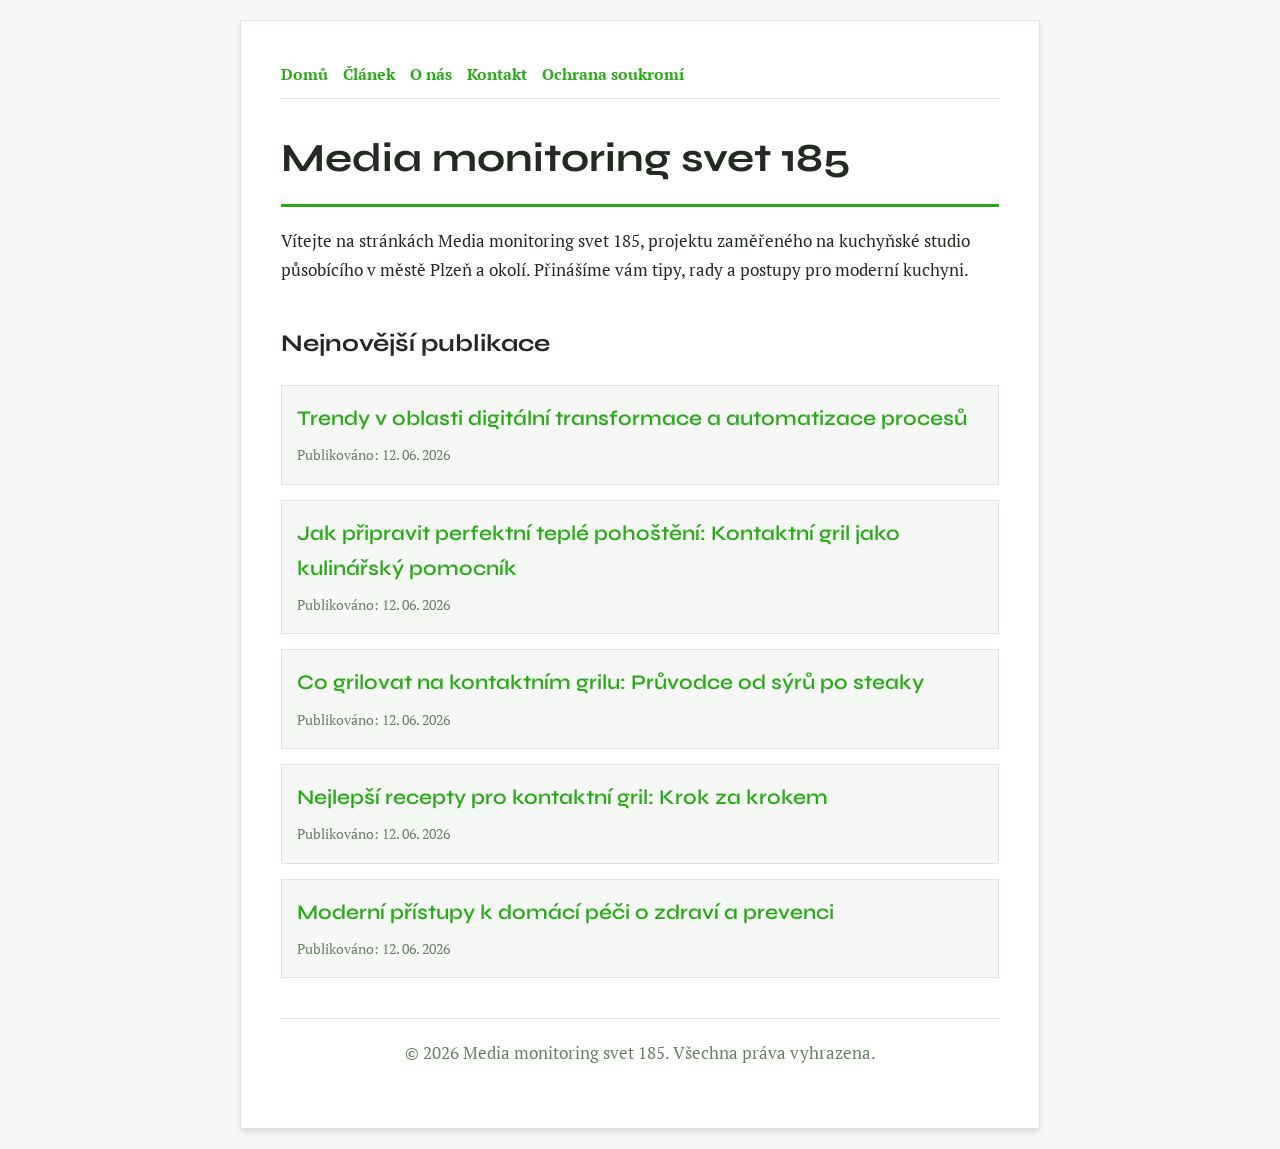
<file: index.html>
<!DOCTYPE html>
<html lang="cs">
<head>
    <meta charset="UTF-8">
    <meta name="viewport" content="width=device-width, initial-scale=1.0">
    <title>Media monitoring svet 185 | Kuchyňské studio - Plzeň</title>
    <meta name="description" content="Vítejte na stránkách Media monitoring svet 185, projektu zaměřeného na kuchyňské studio působícího v městě Plzeň a okolí. Přinášíme vám tipy, rady a postupy pro moderní kuchyni.">
    <meta name="geo.region" content="CZ" />
    <meta name="geo.placename" content="Plzeň" />
    <meta name="geo.position" content="49.7384;13.3736" />
    <meta name="ICBM" content="49.7384, 13.3736" />
    <link rel="stylesheet" href="style.css">
    <script type="application/ld+json">
{
  "@context": "https://schema.org",
  "@type": "LocalBusiness",
  "name": "Media monitoring svet 185",
  "url": "https://media-monitoring-svet-185.github.io",
  "telephone": "+420 377 555 321",
  "address": {
    "@type": "PostalAddress",
    "addressLocality": "Plzeň",
    "addressRegion": "Plzeňský",
    "postalCode": "301 00",
    "addressCountry": "CZ"
  },
  "geo": {
    "@type": "GeoCoordinates",
    "latitude": 49.7384,
    "longitude": 13.3736
  }
}
</script>
</head>
<body>
    
        <div class="container" style="max-width: 800px;">
            <nav style="display: flex; gap: 15px; margin-bottom: 25px; border-bottom: 1px solid var(--border-color); padding-bottom: 10px; overflow-x: auto; flex-wrap: wrap;">
            <a href="index.html">Domů</a>
            <a href="trendy-v-oblasti-digitalni-transformace-a-automatizace-procesu.html">Článek</a>
            <a href="about.html">O nás</a>
            <a href="contact.html">Kontakt</a>
            <a href="privacy.html">Ochrana soukromí</a>
        </nav>
            <h1>Media monitoring svet 185</h1>
            <p>Vítejte na stránkách Media monitoring svet 185, projektu zaměřeného na kuchyňské studio působícího v městě Plzeň a okolí. Přinášíme vám tipy, rady a postupy pro moderní kuchyni.</p>
            <h2 style="margin-top: 40px;">Nejnovější publikace</h2>
            <ul style="list-style-type: none; padding-left: 0;">
                <li style="background: var(--bg-color); padding: 15px; border-radius: var(--border-radius); border: 1px solid var(--border-color); margin-bottom: 15px;">
                <h3 style="margin-bottom: 5px; font-size: 1.3rem;"><a href="trendy-v-oblasti-digitalni-transformace-a-automatizace-procesu.html">Trendy v oblasti digitální transformace a automatizace procesů</a></h3>
                <span style="font-size:0.85rem; color: var(--muted-text)">Publikováno: 12. 06. 2026</span>
            </li>
<li style="background: var(--bg-color); padding: 15px; border-radius: var(--border-radius); border: 1px solid var(--border-color); margin-bottom: 15px;">
                <h3 style="margin-bottom: 5px; font-size: 1.3rem;"><a href="jak-pripravit-perfektni-teple-pohosteni-kontaktni-gril-jako-kulinarsky-pomocnik.html">Jak připravit perfektní teplé pohoštění: Kontaktní gril jako kulinářský pomocník</a></h3>
                <span style="font-size:0.85rem; color: var(--muted-text)">Publikováno: 12. 06. 2026</span>
            </li>
<li style="background: var(--bg-color); padding: 15px; border-radius: var(--border-radius); border: 1px solid var(--border-color); margin-bottom: 15px;">
                <h3 style="margin-bottom: 5px; font-size: 1.3rem;"><a href="co-grilovat-na-kontaktnim-grilu-pruvodce-od-syru-po-steaky.html">Co grilovat na kontaktním grilu: Průvodce od sýrů po steaky</a></h3>
                <span style="font-size:0.85rem; color: var(--muted-text)">Publikováno: 12. 06. 2026</span>
            </li>
<li style="background: var(--bg-color); padding: 15px; border-radius: var(--border-radius); border: 1px solid var(--border-color); margin-bottom: 15px;">
                <h3 style="margin-bottom: 5px; font-size: 1.3rem;"><a href="nejlepsi-recepty-pro-kontaktni-gril-krok-za-krokem.html">Nejlepší recepty pro kontaktní gril: Krok za krokem</a></h3>
                <span style="font-size:0.85rem; color: var(--muted-text)">Publikováno: 12. 06. 2026</span>
            </li>
<li style="background: var(--bg-color); padding: 15px; border-radius: var(--border-radius); border: 1px solid var(--border-color); margin-bottom: 15px;">
                <h3 style="margin-bottom: 5px; font-size: 1.3rem;"><a href="moderni-pristupy-k-domaci-peci-o-zdravi-a-prevenci.html">Moderní přístupy k domácí péči o zdraví a prevenci</a></h3>
                <span style="font-size:0.85rem; color: var(--muted-text)">Publikováno: 12. 06. 2026</span>
            </li>

            </ul>
            <footer>
                <p>&copy; 2026 Media monitoring svet 185. Všechna práva vyhrazena.</p>
            </footer>
        </div>
        
</body>
</html>
</file>
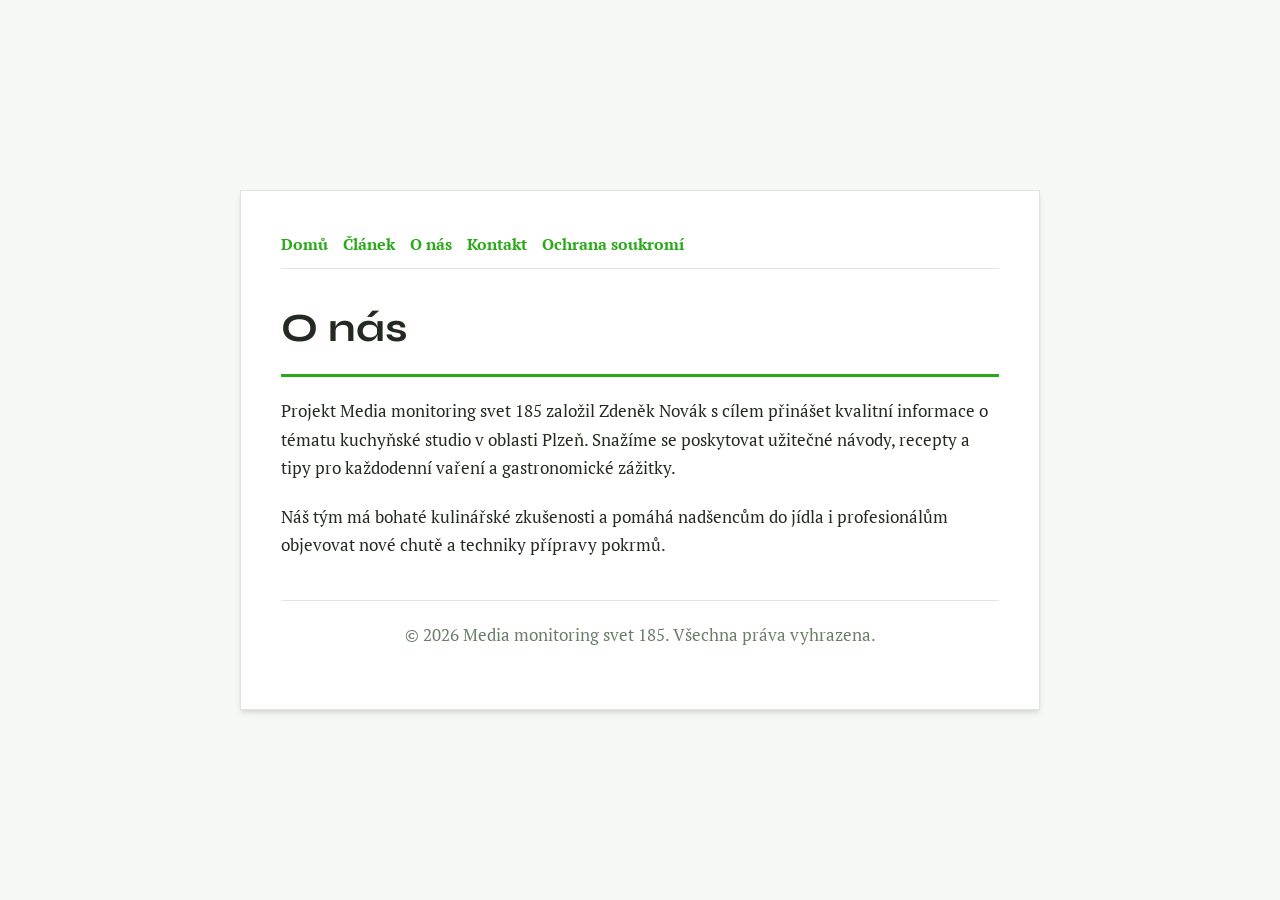
<file: about.html>
<!DOCTYPE html>
<html lang="cs">
<head>
    <meta charset="UTF-8">
    <meta name="viewport" content="width=device-width, initial-scale=1.0">
    <title>O nás | Media monitoring svet 185</title>
    <meta name="description" content="Projekt Media monitoring svet 185 založil Zdeněk Novák s cílem přinášet kvalitní informace o tématu kuchyňské studio v oblasti Plzeň. Snažíme se poskytovat užitečné návody, recepty a tipy pro každodenní vaření a gastronomické zážitky.">
    <meta name="geo.region" content="CZ" />
    <meta name="geo.placename" content="Plzeň" />
    <meta name="geo.position" content="49.7384;13.3736" />
    <meta name="ICBM" content="49.7384, 13.3736" />
    <link rel="stylesheet" href="style.css">
</head>
<body>
    
        <div class="container" style="max-width: 800px;">
            <nav style="display: flex; gap: 15px; margin-bottom: 25px; border-bottom: 1px solid var(--border-color); padding-bottom: 10px; overflow-x: auto; flex-wrap: wrap;">
            <a href="index.html">Domů</a>
            <a href="trendy-v-oblasti-digitalni-transformace-a-automatizace-procesu.html">Článek</a>
            <a href="about.html">O nás</a>
            <a href="contact.html">Kontakt</a>
            <a href="privacy.html">Ochrana soukromí</a>
        </nav>
            <h1>O nás</h1>
            <p>Projekt Media monitoring svet 185 založil Zdeněk Novák s cílem přinášet kvalitní informace o tématu kuchyňské studio v oblasti Plzeň. Snažíme se poskytovat užitečné návody, recepty a tipy pro každodenní vaření a gastronomické zážitky.</p>
            <p>Náš tým má bohaté kulinářské zkušenosti a pomáhá nadšencům do jídla i profesionálům objevovat nové chutě a techniky přípravy pokrmů.</p>
            <footer>
                <p>&copy; 2026 Media monitoring svet 185. Všechna práva vyhrazena.</p>
            </footer>
        </div>
        
</body>
</html>
</file>
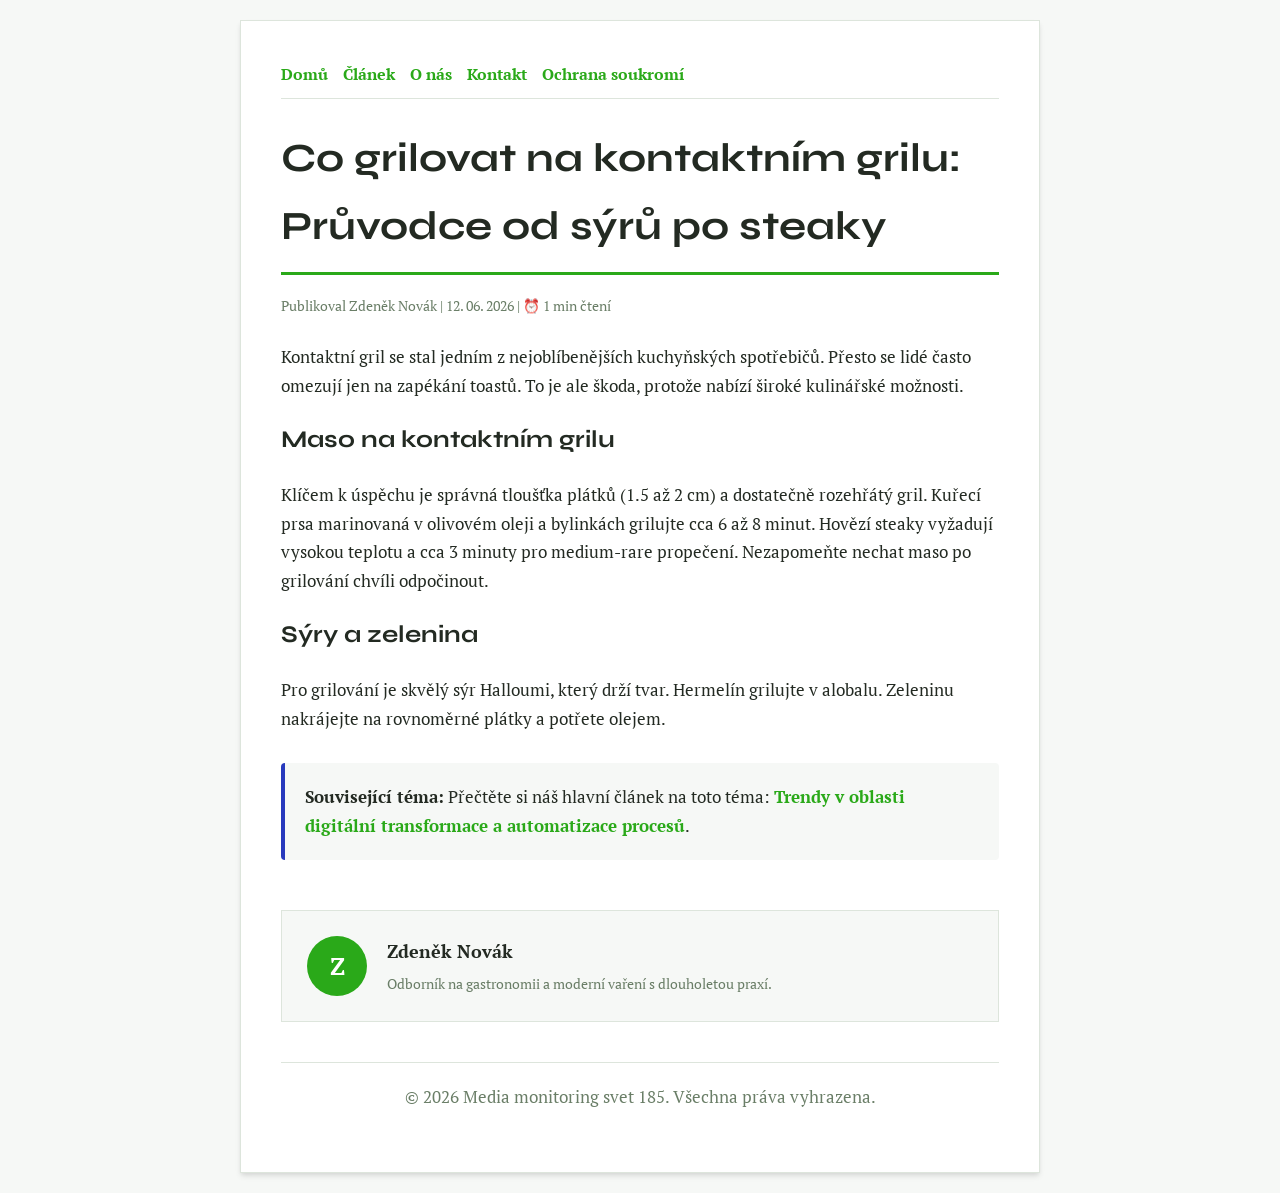
<file: co-grilovat-na-kontaktnim-grilu-pruvodce-od-syru-po-steaky.html>
<!DOCTYPE html>
<html lang="cs">
<head>
    <meta charset="UTF-8">
    <meta name="viewport" content="width=device-width, initial-scale=1.0">
    <title>Co grilovat na kontaktním grilu: Průvodce od sýrů po steaky - Media monitoring svet 185</title>
    <meta name="description" content="Co grilovat na kontaktním grilu: Průvodce od sýrů po steaky">
    <meta name="geo.region" content="CZ" />
    <meta name="geo.placename" content="Plzeň" />
    <meta name="geo.position" content="49.7384;13.3736" />
    <meta name="ICBM" content="49.7384, 13.3736" />
    <link rel="stylesheet" href="style.css">
</head>
<body>
    
            <div class="container" style="max-width: 800px;">
                <nav style="display: flex; gap: 15px; margin-bottom: 25px; border-bottom: 1px solid var(--border-color); padding-bottom: 10px; overflow-x: auto; flex-wrap: wrap;">
            <a href="index.html">Domů</a>
            <a href="trendy-v-oblasti-digitalni-transformace-a-automatizace-procesu.html">Článek</a>
            <a href="about.html">O nás</a>
            <a href="contact.html">Kontakt</a>
            <a href="privacy.html">Ochrana soukromí</a>
        </nav>
                <h1>Co grilovat na kontaktním grilu: Průvodce od sýrů po steaky</h1>
                <div style="font-size:0.85rem; color: var(--muted-text); margin-bottom: 25px;">
                    Publikoval Zdeněk Novák | 12. 06. 2026 | ⏰ 1 min čtení
                </div>
                <article style="margin-top: 20px;">
                    <p>Kontaktní gril se stal jedním z nejoblíbenějších kuchyňských spotřebičů. Přesto se lidé často omezují jen na zapékání toastů. To je ale škoda, protože nabízí široké kulinářské možnosti.</p>
<h2>Maso na kontaktním grilu</h2>
<p>Klíčem k úspěchu je správná tloušťka plátků (1.5 až 2 cm) a dostatečně rozehřátý gril. Kuřecí prsa marinovaná v olivovém oleji a bylinkách grilujte cca 6 až 8 minut. Hovězí steaky vyžadují vysokou teplotu a cca 3 minuty pro medium-rare propečení. Nezapomeňte nechat maso po grilování chvíli odpočinout.</p>
<h2>Sýry a zelenina</h2>
<p>Pro grilování je skvělý sýr Halloumi, který drží tvar. Hermelín grilujte v alobalu. Zeleninu nakrájejte na rovnoměrné plátky a potřete olejem.</p>
                    <div class="link-resource" style="margin-top: 30px; padding: 20px; border-left: 4px solid var(--accent-color); background: var(--bg-color); border-radius: 4px;"><p style="margin: 0;"><strong>Související téma:</strong> Přečtěte si náš hlavní článek na toto téma: <a href="trendy-v-oblasti-digitalni-transformace-a-automatizace-procesu.html">Trendy v oblasti digitální transformace a automatizace procesů</a>.</p></div>
                </article>
                
            <div class="author-box" style="margin-top: 50px; padding: 25px; background: var(--bg-color); border: 1px solid var(--border-color); border-radius: var(--border-radius); display: flex; gap: 20px; align-items: center;">
                <div style="width: 60px; height: 60px; border-radius: 50%; background: var(--primary-color); display: flex; align-items: center; justify-content: center; color: white; font-weight: bold; font-size: 1.5rem;">Z</div>
                <div>
                    <h4 style="margin-bottom: 5px; font-weight: bold; font-size: 1.1rem;">Zdeněk Novák</h4>
                    <p style="margin: 0; font-size: 0.9rem; color: var(--muted-text);">Odborník na gastronomii a moderní vaření s dlouholetou praxí.</p>
                </div>
            </div>
            
                <footer>
                    <p>&copy; 2026 Media monitoring svet 185. Všechna práva vyhrazena.</p>
                </footer>
            </div>
            
</body>
</html>
</file>
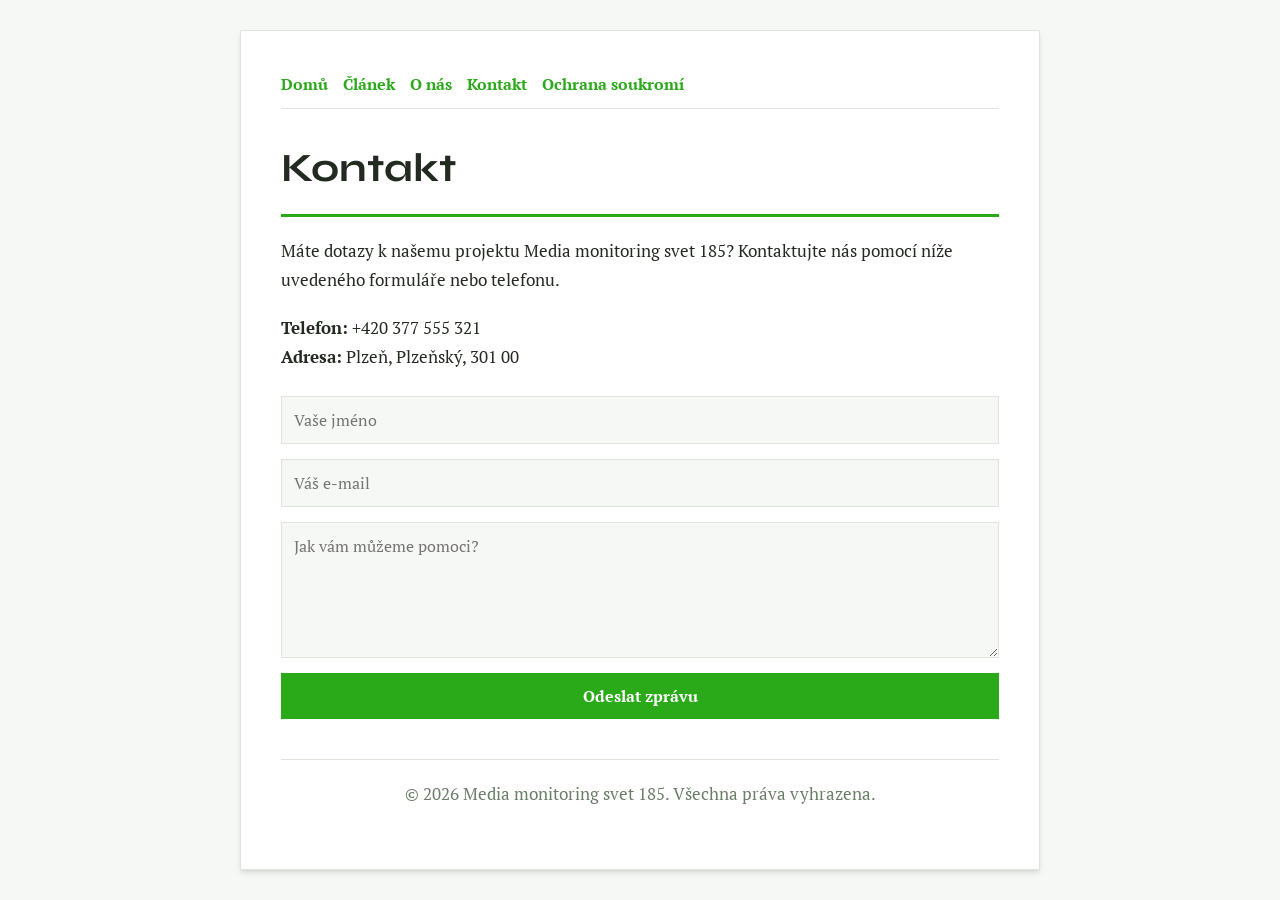
<file: contact.html>
<!DOCTYPE html>
<html lang="cs">
<head>
    <meta charset="UTF-8">
    <meta name="viewport" content="width=device-width, initial-scale=1.0">
    <title>Kontakt | Media monitoring svet 185</title>
    <meta name="description" content="Máte dotazy k našemu projektu Media monitoring svet 185? Kontaktujte nás pomocí níže uvedeného formuláře nebo telefonu.">
    <meta name="geo.region" content="CZ" />
    <meta name="geo.placename" content="Plzeň" />
    <meta name="geo.position" content="49.7384;13.3736" />
    <meta name="ICBM" content="49.7384, 13.3736" />
    <link rel="stylesheet" href="style.css">
</head>
<body>
    
        <div class="container" style="max-width: 800px;">
            <nav style="display: flex; gap: 15px; margin-bottom: 25px; border-bottom: 1px solid var(--border-color); padding-bottom: 10px; overflow-x: auto; flex-wrap: wrap;">
            <a href="index.html">Domů</a>
            <a href="trendy-v-oblasti-digitalni-transformace-a-automatizace-procesu.html">Článek</a>
            <a href="about.html">O nás</a>
            <a href="contact.html">Kontakt</a>
            <a href="privacy.html">Ochrana soukromí</a>
        </nav>
            <h1>Kontakt</h1>
            <p>Máte dotazy k našemu projektu Media monitoring svet 185? Kontaktujte nás pomocí níže uvedeného formuláře nebo telefonu.</p>
            <p><strong>Telefon:</strong> +420 377 555 321<br><strong>Adresa:</strong> Plzeň, Plzeňský, 301 00</p>
            <form action="https://formspree.io/f/placeholder" method="POST">
                <input type="text" name="name" placeholder="Vaše jméno" required>
                <input type="email" name="email" placeholder="Váš e-mail" required>
                <textarea name="message" placeholder="Jak vám můžeme pomoci?" rows="5" required></textarea>
                <button type="submit">Odeslat zprávu</button>
            </form>
            <footer>
                <p>&copy; 2026 Media monitoring svet 185. Všechna práva vyhrazena.</p>
            </footer>
        </div>
        
</body>
</html>
</file>
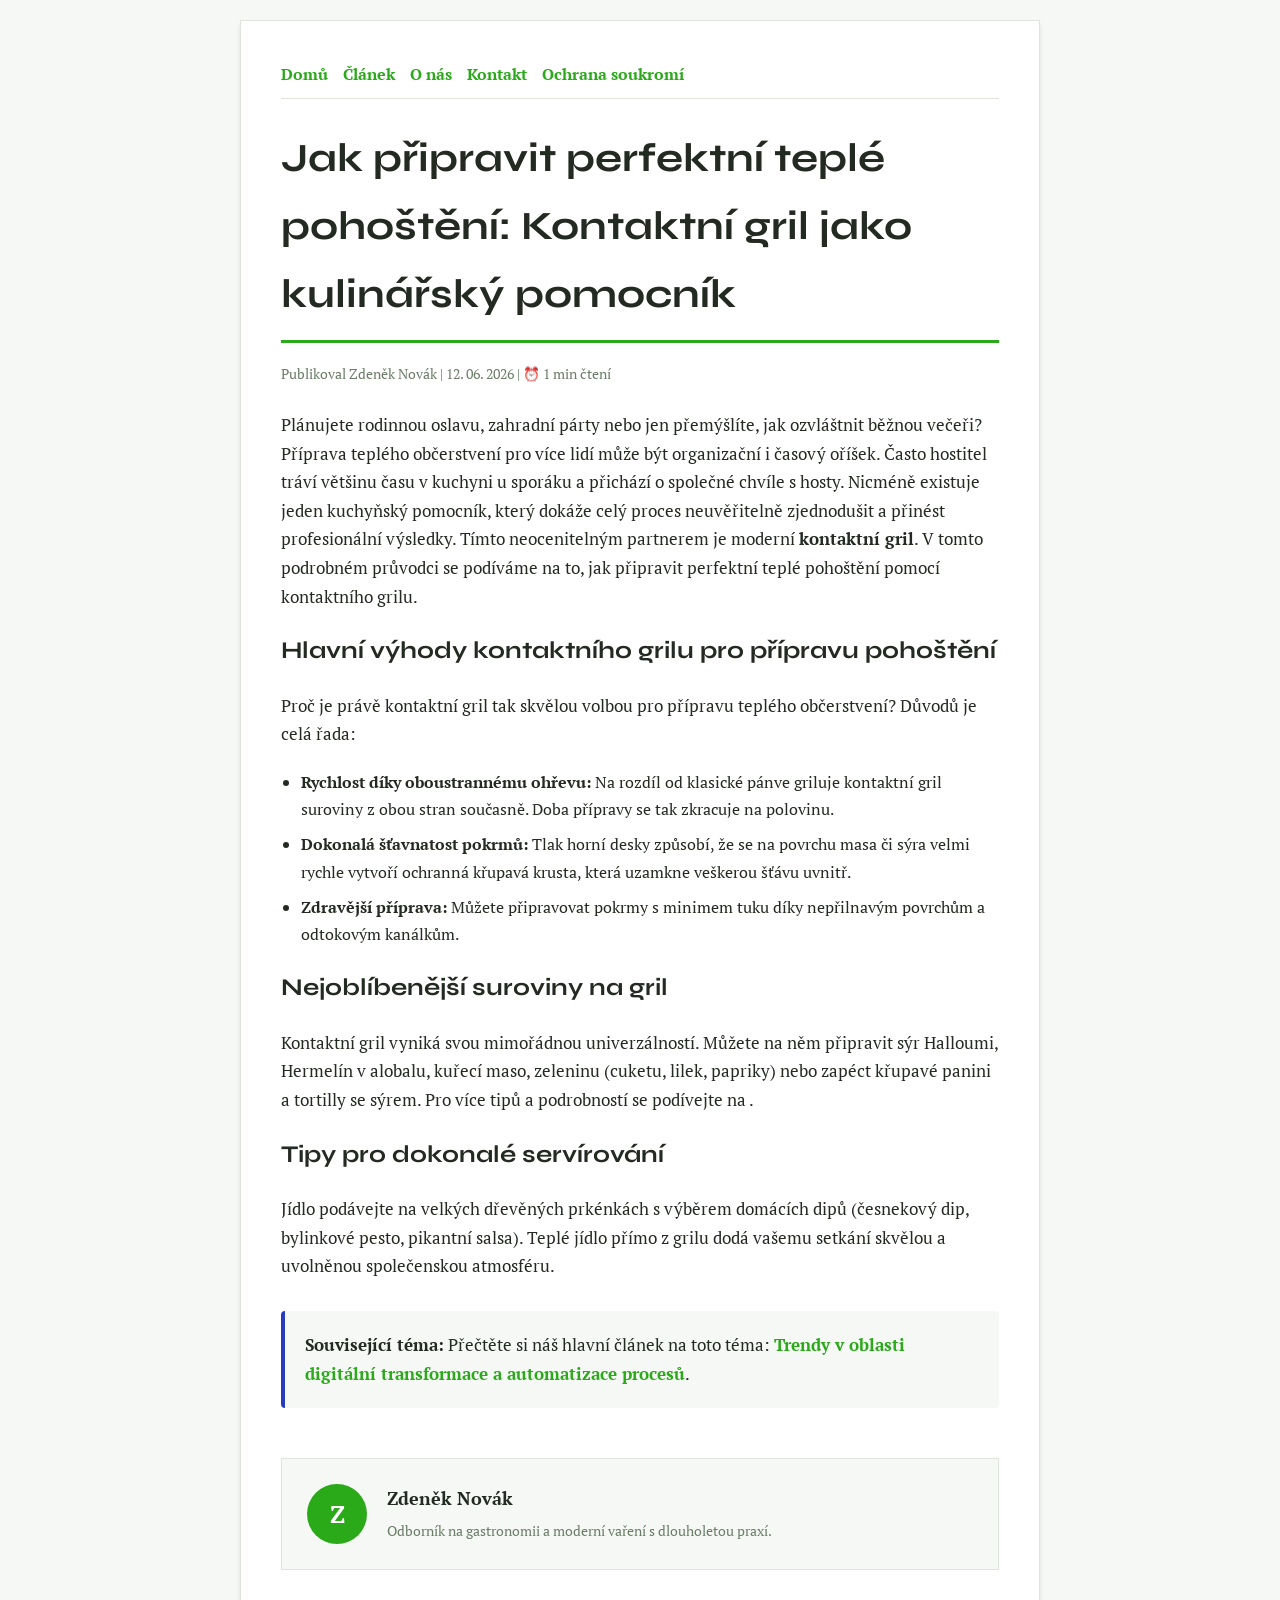
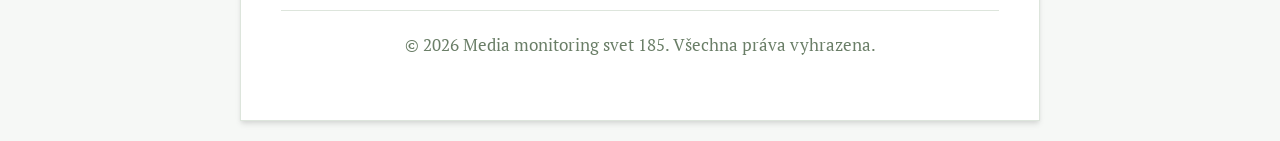
<file: jak-pripravit-perfektni-teple-pohosteni-kontaktni-gril-jako-kulinarsky-pomocnik.html>
<!DOCTYPE html>
<html lang="cs">
<head>
    <meta charset="UTF-8">
    <meta name="viewport" content="width=device-width, initial-scale=1.0">
    <title>Jak připravit perfektní teplé pohoštění: Kontaktní gril jako kulinářský pomocník - Media monitoring svet 185</title>
    <meta name="description" content="Jak připravit perfektní teplé pohoštění: Kontaktní gril jako kulinářský pomocník">
    <meta name="geo.region" content="CZ" />
    <meta name="geo.placename" content="Plzeň" />
    <meta name="geo.position" content="49.7384;13.3736" />
    <meta name="ICBM" content="49.7384, 13.3736" />
    <link rel="stylesheet" href="style.css">
</head>
<body>
    
            <div class="container" style="max-width: 800px;">
                <nav style="display: flex; gap: 15px; margin-bottom: 25px; border-bottom: 1px solid var(--border-color); padding-bottom: 10px; overflow-x: auto; flex-wrap: wrap;">
            <a href="index.html">Domů</a>
            <a href="trendy-v-oblasti-digitalni-transformace-a-automatizace-procesu.html">Článek</a>
            <a href="about.html">O nás</a>
            <a href="contact.html">Kontakt</a>
            <a href="privacy.html">Ochrana soukromí</a>
        </nav>
                <h1>Jak připravit perfektní teplé pohoštění: Kontaktní gril jako kulinářský pomocník</h1>
                <div style="font-size:0.85rem; color: var(--muted-text); margin-bottom: 25px;">
                    Publikoval Zdeněk Novák | 12. 06. 2026 | ⏰ 1 min čtení
                </div>
                <article style="margin-top: 20px;">
                    <p>Plánujete rodinnou oslavu, zahradní párty nebo jen přemýšlíte, jak ozvláštnit běžnou večeři? Příprava teplého občerstvení pro více lidí může být organizační i časový oříšek. Často hostitel tráví většinu času v kuchyni u sporáku a přichází o společné chvíle s hosty. Nicméně existuje jeden kuchyňský pomocník, který dokáže celý proces neuvěřitelně zjednodušit a přinést profesionální výsledky. Tímto neocenitelným partnerem je moderní <strong>kontaktní gril</strong>. V tomto podrobném průvodci se podíváme na to, jak připravit perfektní teplé pohoštění pomocí kontaktního grilu.</p>
<h2>Hlavní výhody kontaktního grilu pro přípravu pohoštění</h2>
<p>Proč je právě kontaktní gril tak skvělou volbou pro přípravu teplého občerstvení? Důvodů je celá řada:</p>
<ul>
    <li><strong>Rychlost díky oboustrannému ohřevu:</strong> Na rozdíl od klasické pánve griluje kontaktní gril suroviny z obou stran současně. Doba přípravy se tak zkracuje na polovinu.</li>
    <li><strong>Dokonalá šťavnatost pokrmů:</strong> Tlak horní desky způsobí, že se na povrchu masa či sýra velmi rychle vytvoří ochranná křupavá krusta, která uzamkne veškerou šťávu uvnitř.</li>
    <li><strong>Zdravější příprava:</strong> Můžete připravovat pokrmy s minimem tuku díky nepřilnavým povrchům a odtokovým kanálkům.</li>
</ul>
<h2>Nejoblíbenější suroviny na gril</h2>
<p>Kontaktní gril vyniká svou mimořádnou univerzálností. Můžete na něm připravit sýr Halloumi, Hermelín v alobalu, kuřecí maso, zeleninu (cuketu, lilek, papriky) nebo zapéct křupavé panini a tortilly se sýrem. Pro více tipů a podrobností se podívejte na .</p>
<h2>Tipy pro dokonalé servírování</h2>
<p>Jídlo podávejte na velkých dřevěných prkénkách s výběrem domácích dipů (česnekový dip, bylinkové pesto, pikantní salsa). Teplé jídlo přímo z grilu dodá vašemu setkání skvělou a uvolněnou společenskou atmosféru.</p>
                    <div class="link-resource" style="margin-top: 30px; padding: 20px; border-left: 4px solid var(--accent-color); background: var(--bg-color); border-radius: 4px;"><p style="margin: 0;"><strong>Související téma:</strong> Přečtěte si náš hlavní článek na toto téma: <a href="trendy-v-oblasti-digitalni-transformace-a-automatizace-procesu.html">Trendy v oblasti digitální transformace a automatizace procesů</a>.</p></div>
                </article>
                
            <div class="author-box" style="margin-top: 50px; padding: 25px; background: var(--bg-color); border: 1px solid var(--border-color); border-radius: var(--border-radius); display: flex; gap: 20px; align-items: center;">
                <div style="width: 60px; height: 60px; border-radius: 50%; background: var(--primary-color); display: flex; align-items: center; justify-content: center; color: white; font-weight: bold; font-size: 1.5rem;">Z</div>
                <div>
                    <h4 style="margin-bottom: 5px; font-weight: bold; font-size: 1.1rem;">Zdeněk Novák</h4>
                    <p style="margin: 0; font-size: 0.9rem; color: var(--muted-text);">Odborník na gastronomii a moderní vaření s dlouholetou praxí.</p>
                </div>
            </div>
            
                <footer>
                    <p>&copy; 2026 Media monitoring svet 185. Všechna práva vyhrazena.</p>
                </footer>
            </div>
            
</body>
</html>
</file>
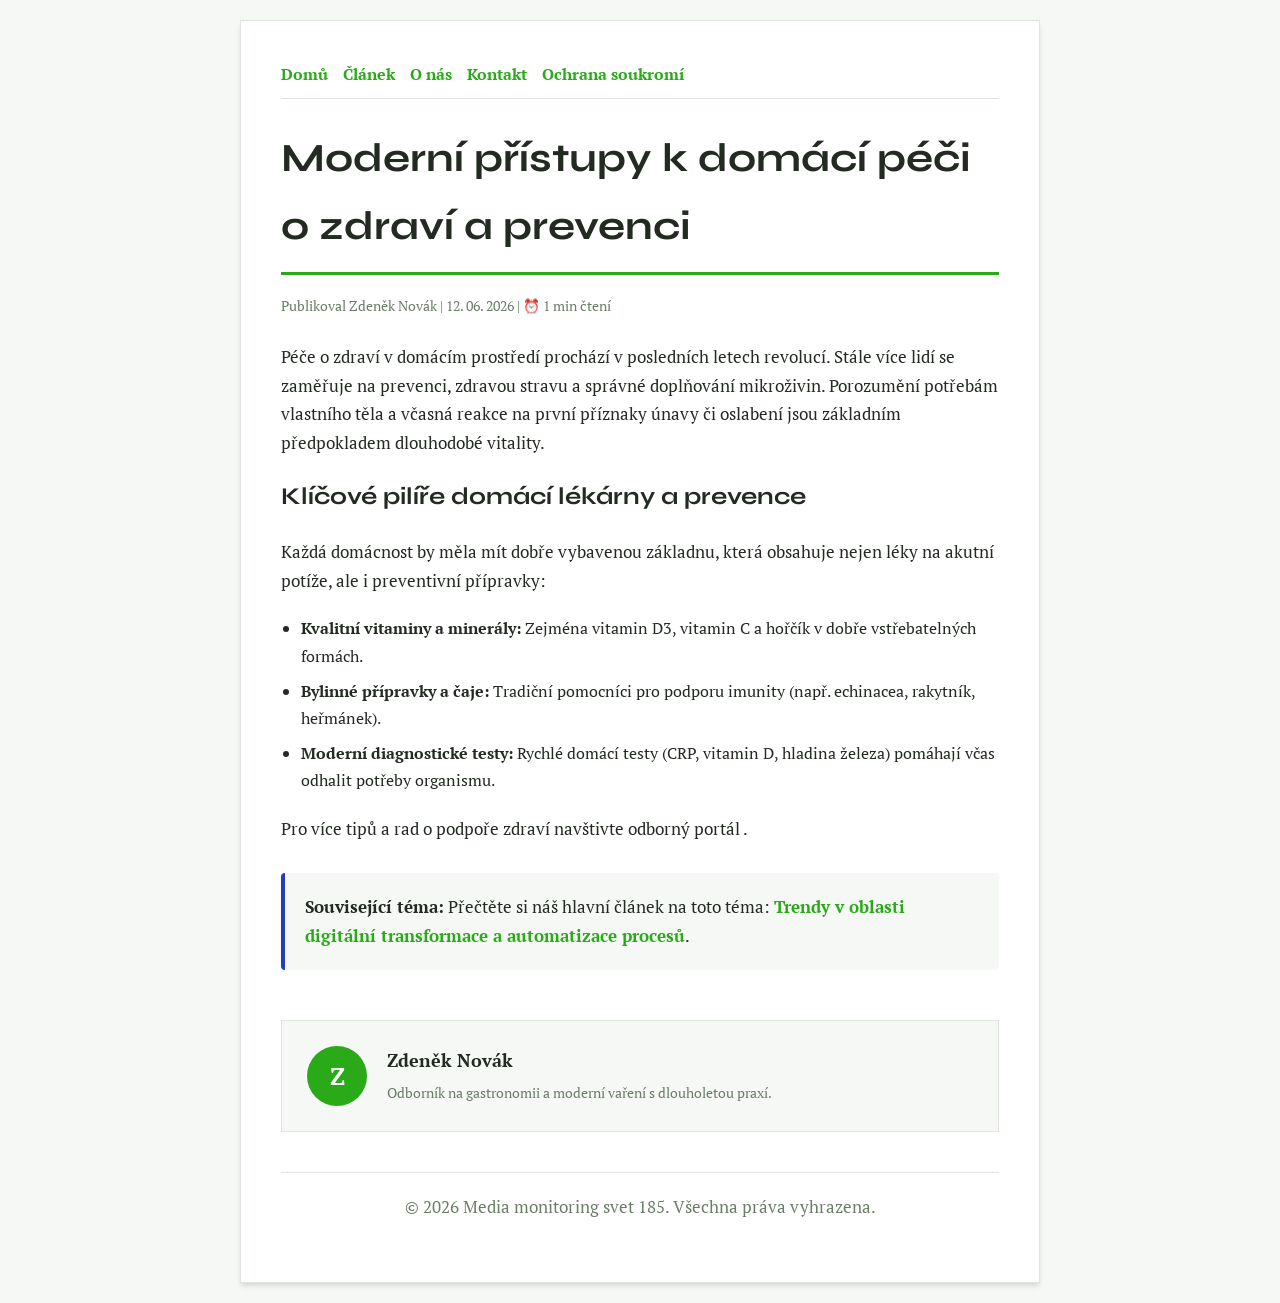
<file: moderni-pristupy-k-domaci-peci-o-zdravi-a-prevenci.html>
<!DOCTYPE html>
<html lang="cs">
<head>
    <meta charset="UTF-8">
    <meta name="viewport" content="width=device-width, initial-scale=1.0">
    <title>Moderní přístupy k domácí péči o zdraví a prevenci - Media monitoring svet 185</title>
    <meta name="description" content="Moderní přístupy k domácí péči o zdraví a prevenci">
    <meta name="geo.region" content="CZ" />
    <meta name="geo.placename" content="Plzeň" />
    <meta name="geo.position" content="49.7384;13.3736" />
    <meta name="ICBM" content="49.7384, 13.3736" />
    <link rel="stylesheet" href="style.css">
</head>
<body>
    
            <div class="container" style="max-width: 800px;">
                <nav style="display: flex; gap: 15px; margin-bottom: 25px; border-bottom: 1px solid var(--border-color); padding-bottom: 10px; overflow-x: auto; flex-wrap: wrap;">
            <a href="index.html">Domů</a>
            <a href="trendy-v-oblasti-digitalni-transformace-a-automatizace-procesu.html">Článek</a>
            <a href="about.html">O nás</a>
            <a href="contact.html">Kontakt</a>
            <a href="privacy.html">Ochrana soukromí</a>
        </nav>
                <h1>Moderní přístupy k domácí péči o zdraví a prevenci</h1>
                <div style="font-size:0.85rem; color: var(--muted-text); margin-bottom: 25px;">
                    Publikoval Zdeněk Novák | 12. 06. 2026 | ⏰ 1 min čtení
                </div>
                <article style="margin-top: 20px;">
                    <p>Péče o zdraví v domácím prostředí prochází v posledních letech revolucí. Stále více lidí se zaměřuje na prevenci, zdravou stravu a správné doplňování mikroživin. Porozumění potřebám vlastního těla a včasná reakce na první příznaky únavy či oslabení jsou základním předpokladem dlouhodobé vitality.</p>
<h2>Klíčové pilíře domácí lékárny a prevence</h2>
<p>Každá domácnost by měla mít dobře vybavenou základnu, která obsahuje nejen léky na akutní potíže, ale i preventivní přípravky:</p>
<ul>
    <li><strong>Kvalitní vitaminy a minerály:</strong> Zejména vitamin D3, vitamin C a hořčík v dobře vstřebatelných formách.</li>
    <li><strong>Bylinné přípravky a čaje:</strong> Tradiční pomocníci pro podporu imunity (např. echinacea, rakytník, heřmánek).</li>
    <li><strong>Moderní diagnostické testy:</strong> Rychlé domácí testy (CRP, vitamin D, hladina železa) pomáhají včas odhalit potřeby organismu.</li>
</ul>
<p>Pro více tipů a rad o podpoře zdraví navštivte odborný portál .</p>
                    <div class="link-resource" style="margin-top: 30px; padding: 20px; border-left: 4px solid var(--accent-color); background: var(--bg-color); border-radius: 4px;"><p style="margin: 0;"><strong>Související téma:</strong> Přečtěte si náš hlavní článek na toto téma: <a href="trendy-v-oblasti-digitalni-transformace-a-automatizace-procesu.html">Trendy v oblasti digitální transformace a automatizace procesů</a>.</p></div>
                </article>
                
            <div class="author-box" style="margin-top: 50px; padding: 25px; background: var(--bg-color); border: 1px solid var(--border-color); border-radius: var(--border-radius); display: flex; gap: 20px; align-items: center;">
                <div style="width: 60px; height: 60px; border-radius: 50%; background: var(--primary-color); display: flex; align-items: center; justify-content: center; color: white; font-weight: bold; font-size: 1.5rem;">Z</div>
                <div>
                    <h4 style="margin-bottom: 5px; font-weight: bold; font-size: 1.1rem;">Zdeněk Novák</h4>
                    <p style="margin: 0; font-size: 0.9rem; color: var(--muted-text);">Odborník na gastronomii a moderní vaření s dlouholetou praxí.</p>
                </div>
            </div>
            
                <footer>
                    <p>&copy; 2026 Media monitoring svet 185. Všechna práva vyhrazena.</p>
                </footer>
            </div>
            
</body>
</html>
</file>
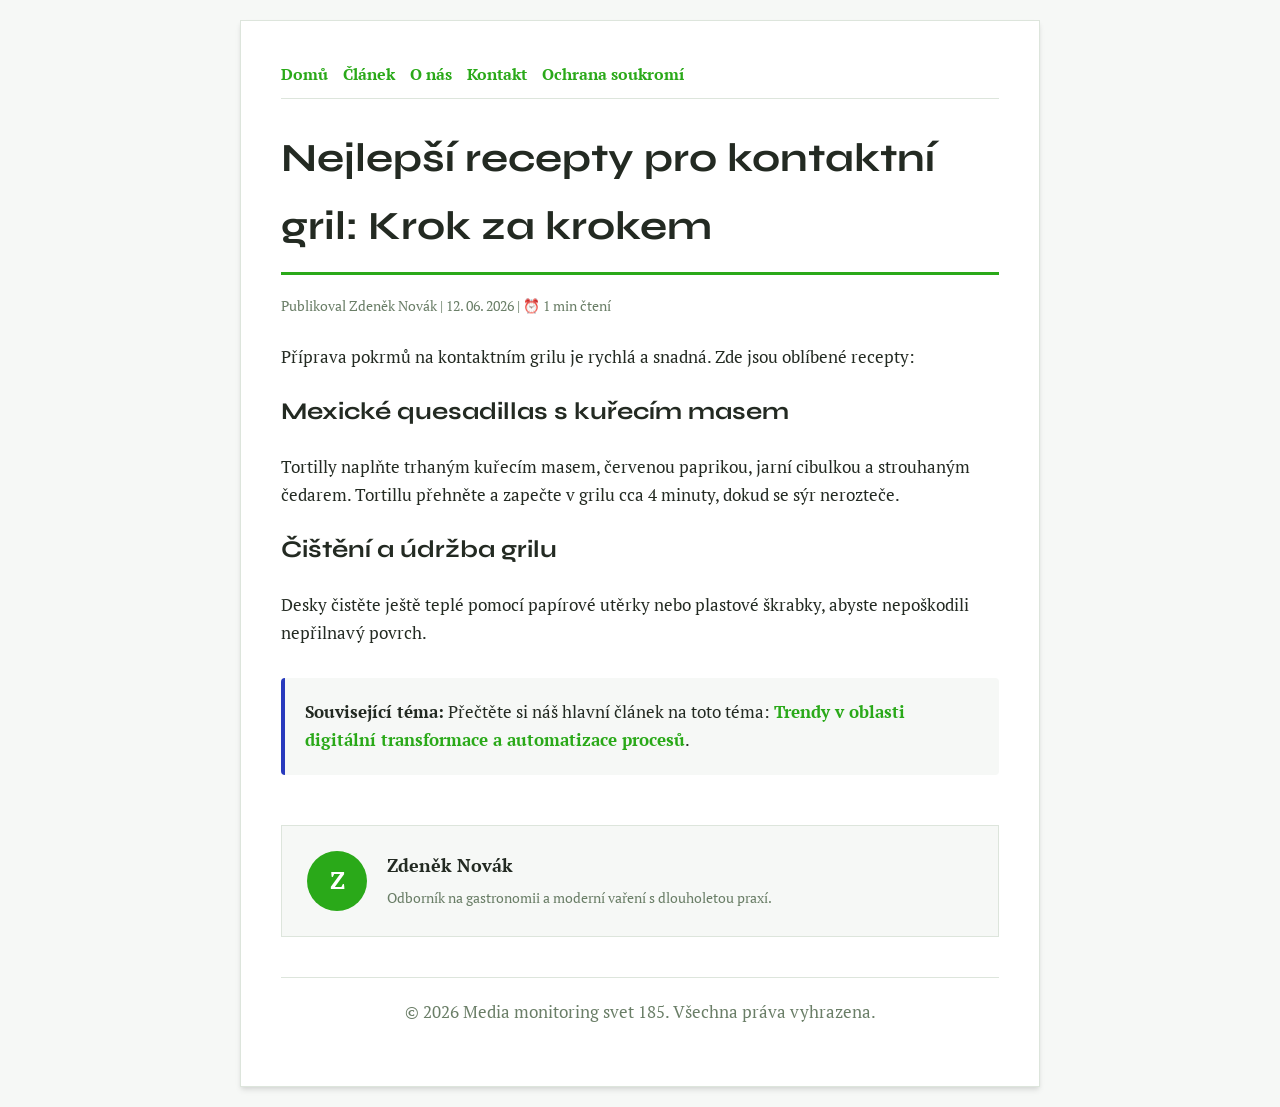
<file: nejlepsi-recepty-pro-kontaktni-gril-krok-za-krokem.html>
<!DOCTYPE html>
<html lang="cs">
<head>
    <meta charset="UTF-8">
    <meta name="viewport" content="width=device-width, initial-scale=1.0">
    <title>Nejlepší recepty pro kontaktní gril: Krok za krokem - Media monitoring svet 185</title>
    <meta name="description" content="Nejlepší recepty pro kontaktní gril: Krok za krokem">
    <meta name="geo.region" content="CZ" />
    <meta name="geo.placename" content="Plzeň" />
    <meta name="geo.position" content="49.7384;13.3736" />
    <meta name="ICBM" content="49.7384, 13.3736" />
    <link rel="stylesheet" href="style.css">
</head>
<body>
    
            <div class="container" style="max-width: 800px;">
                <nav style="display: flex; gap: 15px; margin-bottom: 25px; border-bottom: 1px solid var(--border-color); padding-bottom: 10px; overflow-x: auto; flex-wrap: wrap;">
            <a href="index.html">Domů</a>
            <a href="trendy-v-oblasti-digitalni-transformace-a-automatizace-procesu.html">Článek</a>
            <a href="about.html">O nás</a>
            <a href="contact.html">Kontakt</a>
            <a href="privacy.html">Ochrana soukromí</a>
        </nav>
                <h1>Nejlepší recepty pro kontaktní gril: Krok za krokem</h1>
                <div style="font-size:0.85rem; color: var(--muted-text); margin-bottom: 25px;">
                    Publikoval Zdeněk Novák | 12. 06. 2026 | ⏰ 1 min čtení
                </div>
                <article style="margin-top: 20px;">
                    <p>Příprava pokrmů na kontaktním grilu je rychlá a snadná. Zde jsou oblíbené recepty:</p>
<h2>Mexické quesadillas s kuřecím masem</h2>
<p>Tortilly naplňte trhaným kuřecím masem, červenou paprikou, jarní cibulkou a strouhaným čedarem. Tortillu přehněte a zapečte v grilu cca 4 minuty, dokud se sýr nerozteče.</p>
<h2>Čištění a údržba grilu</h2>
<p>Desky čistěte ještě teplé pomocí papírové utěrky nebo plastové škrabky, abyste nepoškodili nepřilnavý povrch.</p>
                    <div class="link-resource" style="margin-top: 30px; padding: 20px; border-left: 4px solid var(--accent-color); background: var(--bg-color); border-radius: 4px;"><p style="margin: 0;"><strong>Související téma:</strong> Přečtěte si náš hlavní článek na toto téma: <a href="trendy-v-oblasti-digitalni-transformace-a-automatizace-procesu.html">Trendy v oblasti digitální transformace a automatizace procesů</a>.</p></div>
                </article>
                
            <div class="author-box" style="margin-top: 50px; padding: 25px; background: var(--bg-color); border: 1px solid var(--border-color); border-radius: var(--border-radius); display: flex; gap: 20px; align-items: center;">
                <div style="width: 60px; height: 60px; border-radius: 50%; background: var(--primary-color); display: flex; align-items: center; justify-content: center; color: white; font-weight: bold; font-size: 1.5rem;">Z</div>
                <div>
                    <h4 style="margin-bottom: 5px; font-weight: bold; font-size: 1.1rem;">Zdeněk Novák</h4>
                    <p style="margin: 0; font-size: 0.9rem; color: var(--muted-text);">Odborník na gastronomii a moderní vaření s dlouholetou praxí.</p>
                </div>
            </div>
            
                <footer>
                    <p>&copy; 2026 Media monitoring svet 185. Všechna práva vyhrazena.</p>
                </footer>
            </div>
            
</body>
</html>
</file>
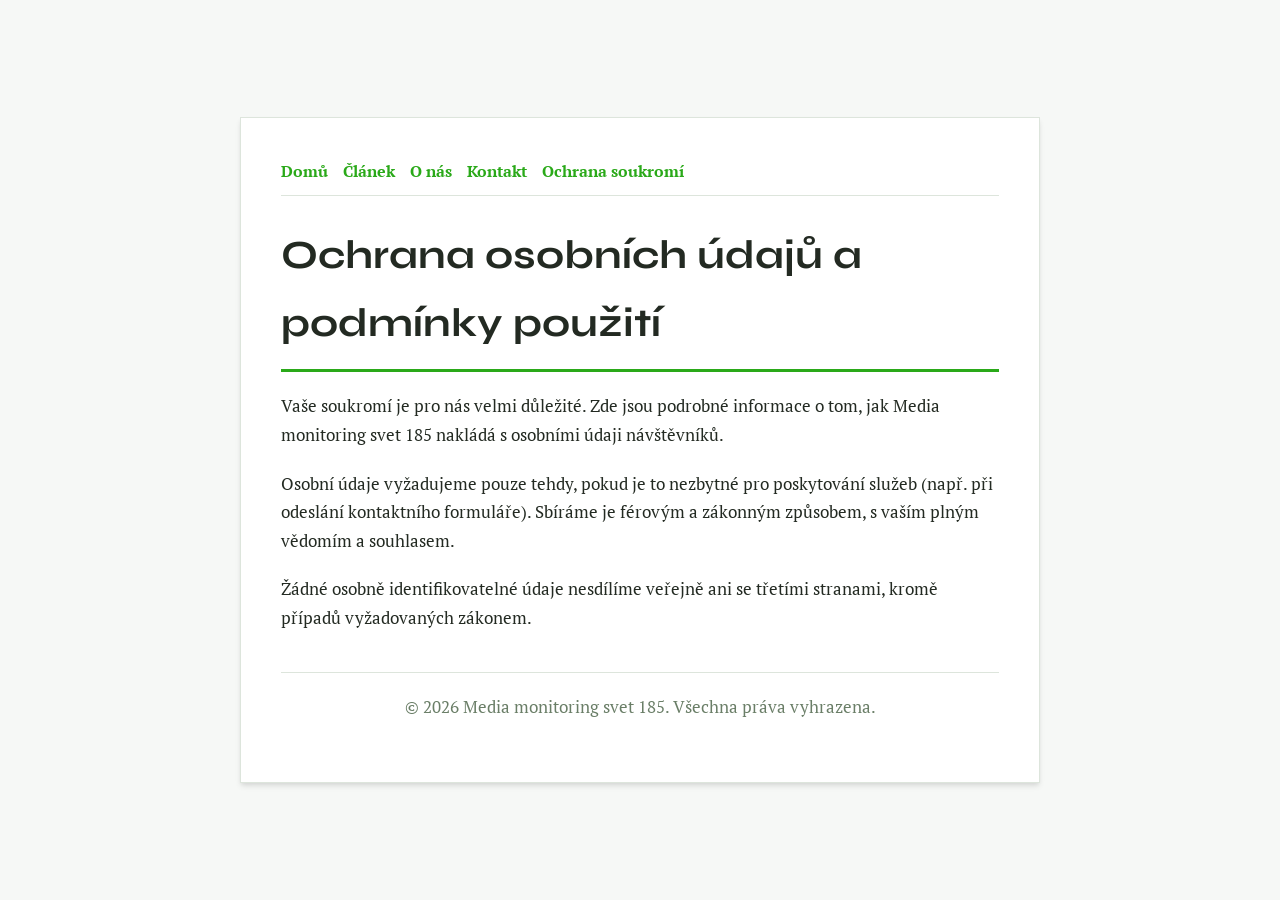
<file: privacy.html>
<!DOCTYPE html>
<html lang="cs">
<head>
    <meta charset="UTF-8">
    <meta name="viewport" content="width=device-width, initial-scale=1.0">
    <title>Ochrana osobních údajů a podmínky použití - Media monitoring svet 185</title>
    <meta name="description" content="Vaše soukromí je pro nás velmi důležité. Zde jsou podrobné informace o tom, jak Media monitoring svet 185 nakládá s osobními údaji návštěvníků.">
    <meta name="geo.region" content="CZ" />
    <meta name="geo.placename" content="Plzeň" />
    <meta name="geo.position" content="49.7384;13.3736" />
    <meta name="ICBM" content="49.7384, 13.3736" />
    <link rel="stylesheet" href="style.css">
</head>
<body>
    
        <div class="container" style="max-width: 800px;">
            <nav style="display: flex; gap: 15px; margin-bottom: 25px; border-bottom: 1px solid var(--border-color); padding-bottom: 10px; overflow-x: auto; flex-wrap: wrap;">
            <a href="index.html">Domů</a>
            <a href="trendy-v-oblasti-digitalni-transformace-a-automatizace-procesu.html">Článek</a>
            <a href="about.html">O nás</a>
            <a href="contact.html">Kontakt</a>
            <a href="privacy.html">Ochrana soukromí</a>
        </nav>
            <h1>Ochrana osobních údajů a podmínky použití</h1>
            <p>Vaše soukromí je pro nás velmi důležité. Zde jsou podrobné informace o tom, jak Media monitoring svet 185 nakládá s osobními údaji návštěvníků.</p>
            <p>Osobní údaje vyžadujeme pouze tehdy, pokud je to nezbytné pro poskytování služeb (např. při odeslání kontaktního formuláře). Sbíráme je férovým a zákonným způsobem, s vaším plným vědomím a souhlasem.</p>
            <p>Žádné osobně identifikovatelné údaje nesdílíme veřejně ani se třetími stranami, kromě případů vyžadovaných zákonem.</p>
            <footer>
                <p>&copy; 2026 Media monitoring svet 185. Všechna práva vyhrazena.</p>
            </footer>
        </div>
        
</body>
</html>
</file>
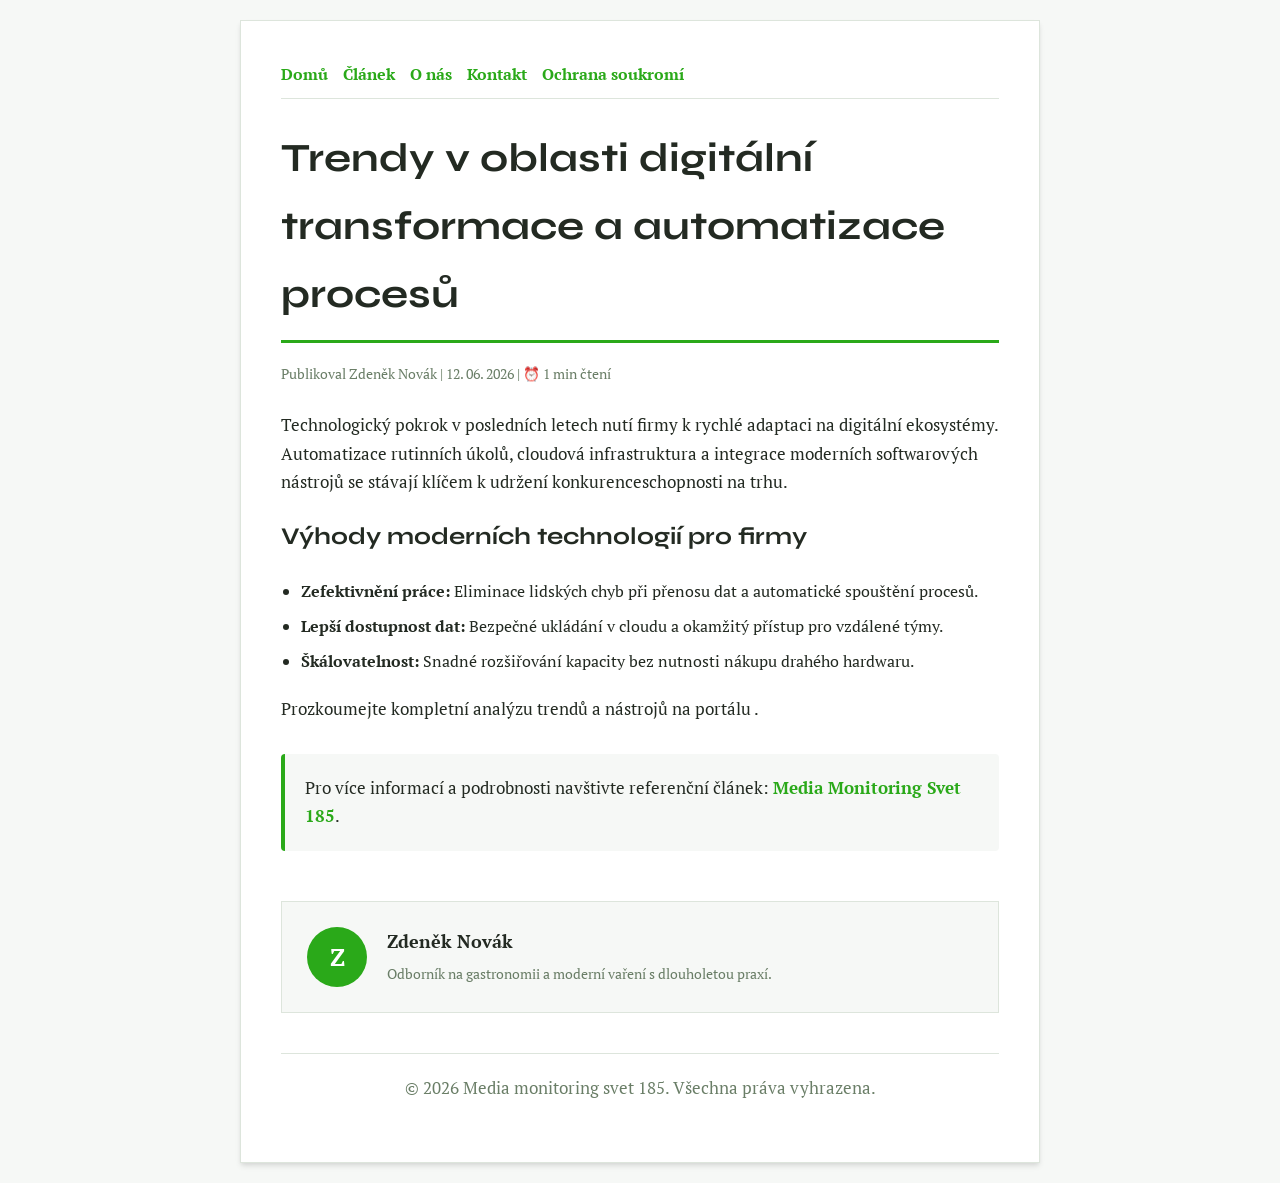
<file: trendy-v-oblasti-digitalni-transformace-a-automatizace-procesu.html>
<!DOCTYPE html>
<html lang="cs">
<head>
    <meta charset="UTF-8">
    <meta name="viewport" content="width=device-width, initial-scale=1.0">
    <title>Trendy v oblasti digitální transformace a automatizace procesů - Media monitoring svet 185</title>
    <meta name="description" content="Trendy v oblasti digitální transformace a automatizace procesů">
    <meta name="geo.region" content="CZ" />
    <meta name="geo.placename" content="Plzeň" />
    <meta name="geo.position" content="49.7384;13.3736" />
    <meta name="ICBM" content="49.7384, 13.3736" />
    <link rel="stylesheet" href="style.css">
</head>
<body>
    
            <div class="container" style="max-width: 800px;">
                <nav style="display: flex; gap: 15px; margin-bottom: 25px; border-bottom: 1px solid var(--border-color); padding-bottom: 10px; overflow-x: auto; flex-wrap: wrap;">
            <a href="index.html">Domů</a>
            <a href="trendy-v-oblasti-digitalni-transformace-a-automatizace-procesu.html">Článek</a>
            <a href="about.html">O nás</a>
            <a href="contact.html">Kontakt</a>
            <a href="privacy.html">Ochrana soukromí</a>
        </nav>
                <h1>Trendy v oblasti digitální transformace a automatizace procesů</h1>
                <div style="font-size:0.85rem; color: var(--muted-text); margin-bottom: 25px;">
                    Publikoval Zdeněk Novák | 12. 06. 2026 | ⏰ 1 min čtení
                </div>
                <article style="margin-top: 20px;">
                    <p>Technologický pokrok v posledních letech nutí firmy k rychlé adaptaci na digitální ekosystémy. Automatizace rutinních úkolů, cloudová infrastruktura a integrace moderních softwarových nástrojů se stávají klíčem k udržení konkurenceschopnosti na trhu.</p>
<h2>Výhody moderních technologií pro firmy</h2>
<ul>
    <li><strong>Zefektivnění práce:</strong> Eliminace lidských chyb při přenosu dat a automatické spouštění procesů.</li>
    <li><strong>Lepší dostupnost dat:</strong> Bezpečné ukládání v cloudu a okamžitý přístup pro vzdálené týmy.</li>
    <li><strong>Škálovatelnost:</strong> Snadné rozšiřování kapacity bez nutnosti nákupu drahého hardwaru.</li>
</ul>
<p>Prozkoumejte kompletní analýzu trendů a nástrojů na portálu .</p>
                    <div class="link-resource" style="margin-top: 30px; padding: 20px; border-left: 4px solid var(--primary-color); background: var(--bg-color); border-radius: 4px;"><p style="margin: 0;">Pro více informací a podrobnosti navštivte referenční článek: <strong><a href="https://mentionhub.cz/blog/media-monitoring-cz/">Media Monitoring Svet 185</a></strong>.</p></div>
                </article>
                
            <div class="author-box" style="margin-top: 50px; padding: 25px; background: var(--bg-color); border: 1px solid var(--border-color); border-radius: var(--border-radius); display: flex; gap: 20px; align-items: center;">
                <div style="width: 60px; height: 60px; border-radius: 50%; background: var(--primary-color); display: flex; align-items: center; justify-content: center; color: white; font-weight: bold; font-size: 1.5rem;">Z</div>
                <div>
                    <h4 style="margin-bottom: 5px; font-weight: bold; font-size: 1.1rem;">Zdeněk Novák</h4>
                    <p style="margin: 0; font-size: 0.9rem; color: var(--muted-text);">Odborník na gastronomii a moderní vaření s dlouholetou praxí.</p>
                </div>
            </div>
            
                <footer>
                    <p>&copy; 2026 Media monitoring svet 185. Všechna práva vyhrazena.</p>
                </footer>
            </div>
            
</body>
</html>
</file>
<file: style.css>
@import url('https://fonts.googleapis.com/css2?family=Syne:wght@700&family=PT+Serif:wght@400;600&display=swap');

:root {
    --bg-color: hsl(113, 15%, 97%);
    --card-bg: hsl(113, 15%, 100%);
    --text-color: hsl(113, 10%, 15%);
    --muted-text: hsl(113, 10%, 45%);
    --primary-color: hsl(113, 74%, 38%);
    --accent-color: hsl(233, 65%, 45%);
    --border-color: hsl(113, 15%, 88%);
    --border-radius: 0px;
    --shadow: 0 4px 6px -1px rgba(0, 0, 0, 0.1), 0 2px 4px -1px rgba(0, 0, 0, 0.06);
    --font-headline: 'Syne', sans-serif;
    --font-body: 'PT Serif', sans-serif;
}

* {
    box-sizing: border-box;
    margin: 0;
    padding: 0;
}

body {
    background-color: var(--bg-color);
    color: var(--text-color);
    font-family: var(--font-body);
    line-height: 1.7;
    padding: 20px;
    display: flex;
    justify-content: center;
    min-height: 100vh;
}

a {
    color: var(--primary-color);
    text-decoration: none;
    font-weight: 600;
    transition: color 0.2s ease;
}

a:hover {
    color: var(--accent-color);
    text-decoration: underline;
}

.container {
    width: 100%;
    max-width: 900px;
    background: var(--card-bg);
    border: 1px solid var(--border-color);
    border-radius: var(--border-radius);
    padding: 40px;
    box-shadow: var(--shadow);
    margin: auto;
}

h1, h2, h3 {
    font-family: var(--font-headline);
    margin-bottom: 20px;
    color: var(--text-color);
}

h1 {
    font-size: 2.5rem;
    border-bottom: 3px solid var(--primary-color);
    padding-bottom: 12px;
}

p {
    margin-bottom: 20px;
    font-size: 1.05rem;
}

ul {
    margin-bottom: 20px;
    padding-left: 20px;
}

li {
    margin-bottom: 8px;
}

form {
    display: flex;
    flex-direction: column;
    gap: 15px;
    margin-top: 25px;
}

input, textarea, button {
    padding: 12px;
    border: 1px solid var(--border-color);
    border-radius: var(--border-radius);
    font-family: var(--font-body);
    font-size: 1rem;
    background: var(--bg-color);
    color: var(--text-color);
}

button {
    background: var(--primary-color);
    color: white;
    font-weight: 600;
    border: none;
    cursor: pointer;
    transition: background 0.2s ease;
}

button:hover {
    background: var(--accent-color);
}

footer {
    margin-top: 40px;
    border-top: 1px solid var(--border-color);
    padding-top: 20px;
    font-size: 0.9rem;
    color: var(--muted-text);
    text-align: center;
}
</file>
